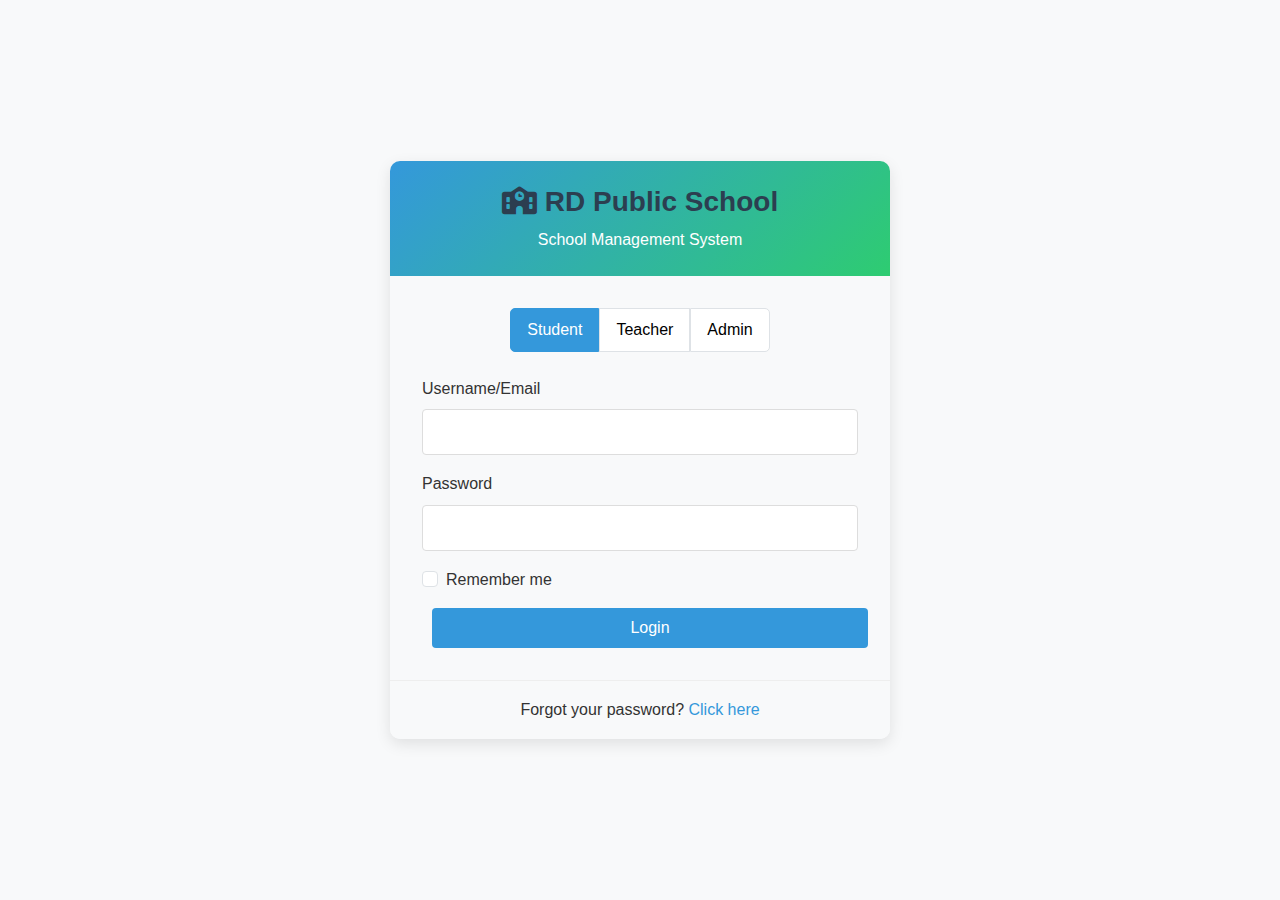
<file: frontend/auth/login.html>
<!DOCTYPE html>
<html lang="en">
<head>
    <meta charset="UTF-8">
    <meta name="viewport" content="width=device-width, initial-scale=1.0">
    <title>Login - School Management System</title>
    <!-- Bootstrap CSS -->
    <link href="https://cdn.jsdelivr.net/npm/bootstrap@5.3.0/dist/css/bootstrap.min.css" rel="stylesheet">
    <!-- Font Awesome -->
    <link rel="stylesheet" href="https://cdnjs.cloudflare.com/ajax/libs/font-awesome/6.4.0/css/all.min.css">
    <!-- Custom CSS -->
    <link href="../assets/css/styles.css" rel="stylesheet">
    <style>
        :root {
            --primary-color: #3498db;
            --secondary-color: #2ecc71;
            --dark-color: #2c3e50;
            --light-color: #ecf0f1;
        }
        
        body {
            background-color: #f8f9fa;
            font-family: 'Segoe UI', Tahoma, Geneva, Verdana, sans-serif;
            height: 100vh;
            display: flex;
            align-items: center;
        }
        
        .login-container {
            max-width: 500px;
            width: 100%;
            margin: 0 auto;
        }
        
        .login-card {
            border-radius: 10px;
            box-shadow: 0 5px 15px rgba(0,0,0,0.1);
            border: none;
            overflow: hidden;
        }
        
        .login-header {
            background: linear-gradient(135deg, var(--primary-color), var(--secondary-color));
            color: white;
            padding: 1.5rem;
            text-align: center;
        }
        
        .login-body {
            padding: 2rem;
        }
        
        .form-control:focus {
            border-color: var(--primary-color);
            box-shadow: 0 0 0 0.25rem rgba(52, 152, 219, 0.25);
        }
        
        .btn-primary {
            background-color: var(--primary-color);
            border-color: var(--primary-color);
            padding: 0.5rem 1.5rem;
        }
        
        .btn-primary:hover {
            background-color: #2980b9;
            border-color: #2980b9;
        }
        
        .login-footer {
            text-align: center;
            padding: 1rem;
            background-color: #f8f9fa;
            border-top: 1px solid #eee;
        }
        
        .role-selector {
            display: flex;
            justify-content: center;
            margin-bottom: 1.5rem;
        }
        
        .role-btn {
            border: 1px solid #dee2e6;
            background: white;
            padding: 0.5rem 1rem;
            cursor: pointer;
            transition: all 0.3s;
        }
        
        .role-btn:first-child {
            border-radius: 5px 0 0 5px;
        }
        
        .role-btn:last-child {
            border-radius: 0 5px 5px 0;
        }
        
        .role-btn.active {
            background-color: var(--primary-color);
            color: white;
            border-color: var(--primary-color);
        }
    </style>
</head>
<body>
    <div class="login-container">
        <div class="login-card">
            <div class="login-header">
                <h3><i class="fas fa-school me-2"></i>RD Public School</h3>
                <p class="mb-0">School Management System</p>
            </div>
            <div class="login-body">
                <div class="role-selector btn-group" id="roleSelector">
                    <button type="button" class="role-btn active" data-role="student">Student</button>
                    <button type="button" class="role-btn" data-role="teacher">Teacher</button>
                    <button type="button" class="role-btn" data-role="admin">Admin</button>
                </div>
                
                <form id="loginForm">
                    <div class="mb-3">
                        <label for="username" class="form-label">Username/Email</label>
                        <input type="text" class="form-control" id="username" required>
                    </div>
                    <div class="mb-3">
                        <label for="password" class="form-label">Password</label>
                        <input type="password" class="form-control" id="password" required>
                    </div>
                    <div class="mb-3 form-check">
                        <input type="checkbox" class="form-check-input" id="rememberMe">
                        <label class="form-check-label" for="rememberMe">Remember me</label>
                    </div>
                    <button type="submit" class="btn btn-primary w-100">Login</button>
                </form>
            </div>
            <div class="login-footer">
                <p class="mb-0">Forgot your password? <a href="forgot-password.html">Click here</a></p>
            </div>
        </div>
    </div>

    <!-- Bootstrap JS -->
    <script src="https://cdn.jsdelivr.net/npm/bootstrap@5.3.0/dist/js/bootstrap.bundle.min.js"></script>
    <!-- Custom JS -->
    <script src="../assets/js/auth.js"></script>
</body>
</html>
</file>
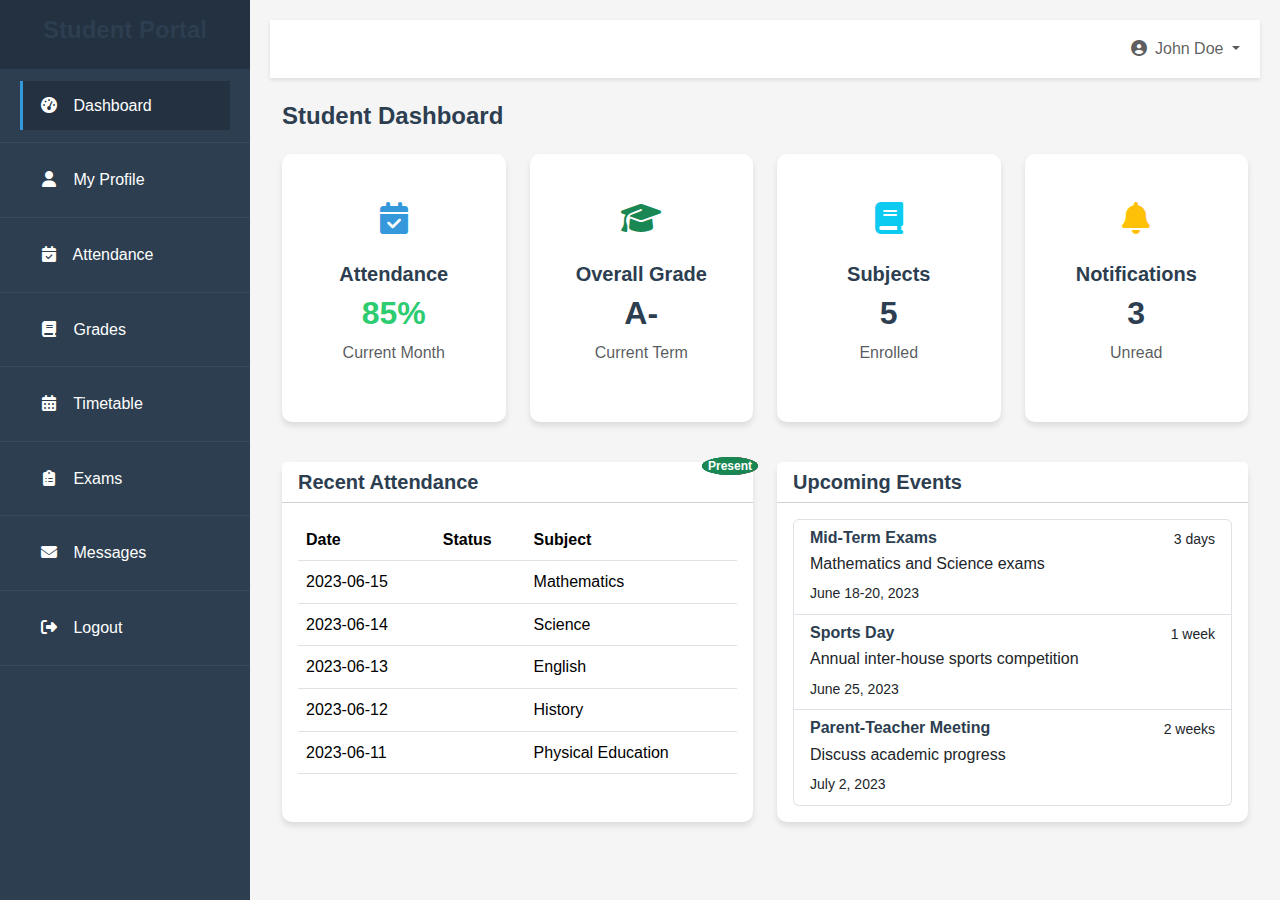
<file: frontend/student/dashboard.html>
<!DOCTYPE html>
<html lang="en">
<head>
    <meta charset="UTF-8">
    <meta name="viewport" content="width=device-width, initial-scale=1.0">
    <title>Student Dashboard</title>
    <!-- Bootstrap CSS -->
    <link href="https://cdn.jsdelivr.net/npm/bootstrap@5.3.0/dist/css/bootstrap.min.css" rel="stylesheet">
    <!-- Font Awesome -->
    <link rel="stylesheet" href="https://cdnjs.cloudflare.com/ajax/libs/font-awesome/6.4.0/css/all.min.css">
    <!-- Custom CSS -->
    <link href="../assets/css/styles.css" rel="stylesheet">
    <style>
        :root {
            --primary-color: #3498db;
            --secondary-color: #2ecc71;
            --dark-color: #2c3e50;
            --light-color: #ecf0f1;
        }
        
        body {
            font-family: 'Segoe UI', Tahoma, Geneva, Verdana, sans-serif;
            background-color: #f5f5f5;
        }
        
        .sidebar {
            background-color: var(--dark-color);
            color: white;
            height: 100vh;
            position: fixed;
            width: 250px;
            transition: all 0.3s;
        }
        
        .sidebar-header {
            padding: 1rem;
            background-color: rgba(0,0,0,0.2);
        }
        
        .sidebar-menu {
            padding: 0;
            list-style: none;
        }
        
        .sidebar-menu li a {
            color: white;
            padding: 0.75rem 1rem;
            display: block;
            text-decoration: none;
            transition: all 0.3s;
            border-left: 3px solid transparent;
        }
        
        .sidebar-menu li a:hover, 
        .sidebar-menu li a.active {
            background-color: rgba(0,0,0,0.2);
            border-left: 3px solid var(--primary-color);
        }
        
        .sidebar-menu li a i {
            margin-right: 10px;
            width: 20px;
            text-align: center;
        }
        
        .main-content {
            margin-left: 250px;
            padding: 20px;
            transition: all 0.3s;
        }
        
        .dashboard-card {
            border-radius: 10px;
            box-shadow: 0 4px 6px rgba(0,0,0,0.1);
            transition: all 0.3s;
            border: none;
            height: 100%;
        }
        
        .dashboard-card:hover {
            transform: translateY(-5px);
            box-shadow: 0 10px 15px rgba(0,0,0,0.1);
        }
        
        .card-icon {
            font-size: 2rem;
            margin-bottom: 1rem;
        }
        
        .attendance-present {
            color: var(--secondary-color);
        }
        
        .attendance-absent {
            color: #e74c3c;
        }
        
        .navbar {
            box-shadow: 0 2px 4px rgba(0,0,0,0.1);
        }
        
        @media (max-width: 768px) {
            .sidebar {
                margin-left: -250px;
            }
            
            .sidebar.active {
                margin-left: 0;
            }
            
            .main-content {
                margin-left: 0;
            }
            
            .main-content.active {
                margin-left: 250px;
            }
        }
    </style>
</head>
<body>
    <div class="wrapper">
        <!-- Sidebar -->
        <nav class="sidebar">
            <div class="sidebar-header">
                <h4>Student Portal</h4>
            </div>
            <ul class="sidebar-menu">
                <li><a href="dashboard.html" class="active"><i class="fas fa-tachometer-alt"></i> Dashboard</a></li>
                <li><a href="profile.html"><i class="fas fa-user"></i> My Profile</a></li>
                <li><a href="attendance.html"><i class="fas fa-calendar-check"></i> Attendance</a></li>
                <li><a href="grades.html"><i class="fas fa-book"></i> Grades</a></li>
                <li><a href="timetable.html"><i class="fas fa-calendar-alt"></i> Timetable</a></li>
                <li><a href="exams.html"><i class="fas fa-clipboard-list"></i> Exams</a></li>
                <li><a href="messages.html"><i class="fas fa-envelope"></i> Messages</a></li>
                <li><a href="../auth/login.html"><i class="fas fa-sign-out-alt"></i> Logout</a></li>
            </ul>
        </nav>

        <!-- Main Content -->
        <div class="main-content">
            <!-- Top Navbar -->
            <nav class="navbar navbar-expand-lg navbar-light bg-white mb-4">
                <div class="container-fluid">
                    <button class="btn btn-sm d-md-none" id="sidebarToggle">
                        <i class="fas fa-bars"></i>
                    </button>
                    <div class="navbar-nav ms-auto">
                        <div class="nav-item dropdown">
                            <a class="nav-link dropdown-toggle" href="#" id="navbarDropdown" role="button" data-bs-toggle="dropdown">
                                <i class="fas fa-user-circle me-1"></i> John Doe
                            </a>
                            <ul class="dropdown-menu dropdown-menu-end">
                                <li><a class="dropdown-item" href="profile.html"><i class="fas fa-user me-2"></i>Profile</a></li>
                                <li><a class="dropdown-item" href="#"><i class="fas fa-cog me-2"></i>Settings</a></li>
                                <li><hr class="dropdown-divider"></li>
                                <li><a class="dropdown-item" href="../auth/login.html"><i class="fas fa-sign-out-alt me-2"></i>Logout</a></li>
                            </ul>
                        </div>
                    </div>
                </div>
            </nav>

            <!-- Dashboard Content -->
            <div class="container-fluid">
                <h4 class="mb-4">Student Dashboard</h4>
                
                <div class="row mb-4">
                    <div class="col-md-3 mb-3">
                        <div class="card dashboard-card text-center p-4">
                            <div class="card-body">
                                <div class="card-icon text-primary">
                                    <i class="fas fa-calendar-check"></i>
                                </div>
                                <h5>Attendance</h5>
                                <h2 class="attendance-present">85%</h2>
                                <p class="text-muted">Current Month</p>
                            </div>
                        </div>
                    </div>
                    
                    <div class="col-md-3 mb-3">
                        <div class="card dashboard-card text-center p-4">
                            <div class="card-body">
                                <div class="card-icon text-success">
                                    <i class="fas fa-graduation-cap"></i>
                                </div>
                                <h5>Overall Grade</h5>
                                <h2>A-</h2>
                                <p class="text-muted">Current Term</p>
                            </div>
                        </div>
                    </div>
                    
                    <div class="col-md-3 mb-3">
                        <div class="card dashboard-card text-center p-4">
                            <div class="card-body">
                                <div class="card-icon text-info">
                                    <i class="fas fa-book"></i>
                                </div>
                                <h5>Subjects</h5>
                                <h2>5</h2>
                                <p class="text-muted">Enrolled</p>
                            </div>
                        </div>
                    </div>
                    
                    <div class="col-md-3 mb-3">
                        <div class="card dashboard-card text-center p-4">
                            <div class="card-body">
                                <div class="card-icon text-warning">
                                    <i class="fas fa-bell"></i>
                                </div>
                                <h5>Notifications</h5>
                                <h2>3</h2>
                                <p class="text-muted">Unread</p>
                            </div>
                        </div>
                    </div>
                </div>
                
                <div class="row">
                    <div class="col-md-6 mb-4">
                        <div class="card dashboard-card">
                            <div class="card-header bg-white">
                                <h5 class="mb-0">Recent Attendance</h5>
                            </div>
                            <div class="card-body">
                                <div class="table-responsive">
                                    <table class="table table-hover">
                                        <thead>
                                            <tr>
                                                <th>Date</th>
                                                <th>Status</th>
                                                <th>Subject</th>
                                            </tr>
                                        </thead>
                                        <tbody>
                                            <tr>
                                                <td>2023-06-15</td>
                                                <td><span class="badge bg-success">Present</span></td>
                                                <td>Mathematics</td>
                                            </tr>
                                            <tr>
                                                <td>2023-06-14</td>
                                                <td><span class="badge bg-success">Present</span></td>
                                                <td>Science</td>
                                            </tr>
                                            <tr>
                                                <td>2023-06-13</td>
                                                <td><span class="badge bg-danger">Absent</span></td>
                                                <td>English</td>
                                            </tr>
                                            <tr>
                                                <td>2023-06-12</td>
                                                <td><span class="badge bg-success">Present</span></td>
                                                <td>History</td>
                                            </tr>
                                            <tr>
                                                <td>2023-06-11</td>
                                                <td><span class="badge bg-success">Present</span></td>
                                                <td>Physical Education</td>
                                            </tr>
                                        </tbody>
                                    </table>
                                </div>
                            </div>
                        </div>
                    </div>
                    
                    <div class="col-md-6 mb-4">
                        <div class="card dashboard-card">
                            <div class="card-header bg-white">
                                <h5 class="mb-0">Upcoming Events</h5>
                            </div>
                            <div class="card-body">
                                <div class="list-group">
                                    <a href="#" class="list-group-item list-group-item-action">
                                        <div class="d-flex w-100 justify-content-between">
                                            <h6 class="mb-1">Mid-Term Exams</h6>
                                            <small>3 days</small>
                                        </div>
                                        <p class="mb-1">Mathematics and Science exams</p>
                                        <small>June 18-20, 2023</small>
                                    </a>
                                    <a href="#" class="list-group-item list-group-item-action">
                                        <div class="d-flex w-100 justify-content-between">
                                            <h6 class="mb-1">Sports Day</h6>
                                            <small>1 week</small>
                                        </div>
                                        <p class="mb-1">Annual inter-house sports competition</p>
                                        <small>June 25, 2023</small>
                                    </a>
                                    <a href="#" class="list-group-item list-group-item-action">
                                        <div class="d-flex w-100 justify-content-between">
                                            <h6 class="mb-1">Parent-Teacher Meeting</h6>
                                            <small>2 weeks</small>
                                        </div>
                                        <p class="mb-1">Discuss academic progress</p>
                                        <small>July 2, 2023</small>
                                    </a>
                                </div>
                            </div>
                        </div>
                    </div>
                </div>
            </div>
        </div>
    </div>

    <!-- Bootstrap JS -->
    <script src="https://cdn.jsdelivr.net/npm/bootstrap@5.3.0/dist/js/bootstrap.bundle.min.js"></script>
    <!-- Custom JS -->
    <script src="../assets/js/student.js"></script>
    <script>
        // Toggle sidebar on mobile
        document.getElementById('sidebarToggle').addEventListener('click', function() {
            document.querySelector('.sidebar').classList.toggle('active');
            document.querySelector('.main-content').classList.toggle('active');
        });
    </script>
</body>
</html>
</file>
<file: frontend/assets/css/styles.css>
/* General Styles */
body {
    font-family: 'Segoe UI', Tahoma, Geneva, Verdana, sans-serif;
    margin: 0;
    padding: 0;
    background-color: #f5f5f5;
    color: #333;
}

.dashboard-container {
    display: flex;
    min-height: 100vh;
}

/* Sidebar Styles */
.sidebar {
    width: 250px;
    background-color: #2c3e50;
    color: white;
    transition: all 0.3s;
}

.sidebar-header {
    padding: 20px;
    background-color: #1a252f;
    text-align: center;
}

.sidebar-menu {
    list-style: none;
    padding: 0;
    margin: 0;
}

.sidebar-menu li {
    padding: 12px 20px;
    border-bottom: 1px solid #34495e;
    transition: all 0.3s;
}

.sidebar-menu li:hover {
    background-color: #34495e;
}

.sidebar-menu li.active {
    background-color: #3498db;
}

.sidebar-menu a {
    color: white;
    text-decoration: none;
    display: flex;
    align-items: center;
}

.sidebar-menu i {
    margin-right: 10px;
    width: 20px;
    text-align: center;
}

/* Main Content Styles */
.main-content {
    flex: 1;
    display: flex;
    flex-direction: column;
}

.main-header {
    background-color: white;
    padding: 15px 25px;
    display: flex;
    justify-content: space-between;
    align-items: center;
    box-shadow: 0 2px 5px rgba(0,0,0,0.1);
}

.header-right {
    display: flex;
    align-items: center;
}

.notification {
    position: relative;
    margin-right: 20px;
    cursor: pointer;
}

.badge {
    position: absolute;
    top: -5px;
    right: -5px;
    background-color: #e74c3c;
    color: white;
    border-radius: 50%;
    padding: 3px 6px;
    font-size: 12px;
}

.user-profile img {
    width: 40px;
    height: 40px;
    border-radius: 50%;
    object-fit: cover;
}

.content {
    padding: 20px;
    flex: 1;
}

/* Stats Cards */
.stats-container {
    display: grid;
    grid-template-columns: repeat(auto-fit, minmax(200px, 1fr));
    gap: 20px;
    margin-bottom: 30px;
}

.stat-card {
    background-color: white;
    border-radius: 8px;
    padding: 20px;
    display: flex;
    align-items: center;
    box-shadow: 0 2px 5px rgba(0,0,0,0.1);
}

.stat-icon {
    width: 50px;
    height: 50px;
    border-radius: 50%;
    display: flex;
    align-items: center;
    justify-content: center;
    margin-right: 15px;
    color: white;
    font-size: 20px;
}

.bg-primary { background-color: #3498db; }
.bg-success { background-color: #2ecc71; }
.bg-warning { background-color: #f39c12; }
.bg-danger { background-color: #e74c3c; }

.stat-info h3 {
    margin: 0;
    font-size: 14px;
    color: #7f8c8d;
}

.stat-info p {
    margin: 5px 0 0;
    font-size: 24px;
    font-weight: bold;
}

/* Dashboard Sections */
.dashboard-sections {
    display: grid;
    grid-template-columns: 1fr 1fr;
    gap: 20px;
}

.section {
    background-color: white;
    border-radius: 8px;
    padding: 20px;
    box-shadow: 0 2px 5px rgba(0,0,0,0.1);
}

.section h3 {
    margin-top: 0;
    padding-bottom: 10px;
    border-bottom: 1px solid #ecf0f1;
}

.class-list, .announcement-list {
    margin-top: 15px;
}

.class-item {
    display: flex;
    padding: 10px 0;
    border-bottom: 1px solid #ecf0f1;
}

.class-item:last-child {
    border-bottom: none;
}

.class-time {
    width: 80px;
    color: #7f8c8d;
    font-weight: bold;
}

.class-details h4 {
    margin: 0;
    font-size: 16px;
}

.class-details p {
    margin: 5px 0 0;
    color: #7f8c8d;
    font-size: 14px;
}

.announcement-item {
    padding: 10px 0;
    border-bottom: 1px solid #ecf0f1;
}

.announcement-item:last-child {
    border-bottom: none;
}

.announcement-item h4 {
    margin: 0;
    font-size: 16px;
}

.announcement-item p {
    margin: 5px 0;
    color: #7f8c8d;
}

.announcement-date {
    font-size: 12px;
    color: #bdc3c7;
}

/* Profile Page Styles */
.profile-container {
    background-color: white;
    border-radius: 8px;
    box-shadow: 0 2px 5px rgba(0,0,0,0.1);
    overflow: hidden;
}

.profile-header {
    display: flex;
    padding: 30px;
    background: linear-gradient(135deg, #3498db, #2c3e50);
    color: white;
}

.profile-image {
    position: relative;
    margin-right: 30px;
}

.profile-image img {
    width: 150px;
    height: 150px;
    border-radius: 50%;
    object-fit: cover;
    border: 5px solid rgba(255,255,255,0.2);
}

.edit-btn {
    position: absolute;
    bottom: 10px;
    left: 50%;
    transform: translateX(-50%);
    background-color: rgba(0,0,0,0.5);
    color: white;
    border: none;
    padding: 5px 10px;
    border-radius: 4px;
    cursor: pointer;
    font-size: 12px;
}

.profile-info h2 {
    margin: 0;
    font-size: 28px;
}

.profile-info p {
    margin: 5px 0 15px;
    opacity: 0.8;
}

.profile-stats {
    display: flex;
    gap: 20px;
}

.profile-stats div {
    text-align: center;
}

.profile-stats span {
    display: block;
    font-size: 24px;
    font-weight: bold;
}

.detail-section {
    padding: 25px;
    border-bottom: 1px solid #ecf0f1;
}

.detail-section:last-child {
    border-bottom: none;
}

.detail-section h3 {
    margin-top: 0;
    color: #2c3e50;
}

.detail-grid {
    display: grid;
    grid-template-columns: repeat(auto-fill, minmax(250px, 1fr));
    gap: 20px;
    margin-top: 15px;
}

.detail-item label {
    display: block;
    font-weight: bold;
    margin-bottom: 5px;
    color: #7f8c8d;
}

.detail-item p {
    margin: 0;
    padding: 8px 12px;
    background-color: #f8f9fa;
    border-radius: 4px;
}

.profile-actions {
    padding: 20px;
    text-align: right;
    background-color: #f8f9fa;
}

.btn {
    padding: 10px 20px;
    border: none;
    border-radius: 4px;
    cursor: pointer;
    font-weight: bold;
    margin-left: 10px;
}

.btn-primary {
    background-color: #3498db;
    color: white;
}

.btn-secondary {
    background-color: #95a5a6;
    color: white;
}

/* Responsive Styles */
@media (max-width: 992px) {
    .dashboard-sections {
        grid-template-columns: 1fr;
    }
    
    .profile-header {
        flex-direction: column;
        align-items: center;
        text-align: center;
    }
    
    .profile-image {
        margin-right: 0;
        margin-bottom: 20px;
    }
    
    .profile-stats {
        justify-content: center;
    }
}

@media (max-width: 768px) {
    .sidebar {
        width: 70px;
        overflow: hidden;
    }
    
    .sidebar-header h2, .sidebar-menu li a span {
        display: none;
    }
    
    .sidebar-menu li {
        text-align: center;
        padding: 15px 0;
    }
    
    .sidebar-menu i {
        margin-right: 0;
        font-size: 20px;
    }
}

@media (max-width: 576px) {
    .stats-container {
        grid-template-columns: 1fr;
    }
    
    .profile-stats {
        flex-direction: column;
        gap: 10px;
    }
    
    .profile-actions {
        text-align: center;
    }
    
    .btn {
        display: block;
        width: 100%;
        margin: 10px 0;
    }
}

/* styles.css - Base Styles */

/* General Styles */
body {
  font-family: 'Segoe UI', Tahoma, Geneva, Verdana, sans-serif;
  color: #333;
  line-height: 1.6;
  background-color: #f5f7fa;
}

h1, h2, h3, h4, h5, h6 {
  font-weight: 600;
  color: var(--dark-color);
}

a {
  text-decoration: none;
  color: var(--primary-color);
  transition: all 0.3s;
}

a:hover {
  color: #2980b9;
}

.btn {
  padding: 8px 20px;
  border-radius: 4px;
  font-weight: 500;
  transition: all 0.3s;
}

.btn-primary {
  background-color: var(--primary-color);
  border-color: var(--primary-color);
}

.btn-primary:hover {
  background-color: #2980b9;
  border-color: #2980b9;
}

/* Utility Classes */
.text-primary {
  color: var(--primary-color) !important;
}

.text-secondary {
  color: var(--secondary-color) !important;
}

.bg-primary {
  background-color: var(--primary-color) !important;
}

.bg-secondary {
  background-color: var(--secondary-color) !important;
}

.mt-0 { margin-top: 0 !important; }
.mb-0 { margin-bottom: 0 !important; }
.mb-1 { margin-bottom: 0.25rem !important; }
.mb-2 { margin-bottom: 0.5rem !important; }
.mb-3 { margin-bottom: 1rem !important; }
.mb-4 { margin-bottom: 1.5rem !important; }
.mb-5 { margin-bottom: 3rem !important; }

/* Form Styles */
.form-control {
  border-radius: 4px;
  border: 1px solid #ddd;
  padding: 10px 15px;
  transition: all 0.3s;
}

.form-control:focus {
  border-color: var(--primary-color);
  box-shadow: 0 0 0 0.2rem rgba(52, 152, 219, 0.25);
}

/* Alert Styles */
.alert {
  padding: 12px 20px;
  border-radius: 4px;
  margin-bottom: 20px;
}

.alert-success {
  background-color: #d4edda;
  color: #155724;
  border-color: #c3e6cb;
}

.alert-danger {
  background-color: #f8d7da;
  color: #721c24;
  border-color: #f5c6cb;
}

/* Animation Classes */
.fade-in {
  animation: fadeIn 0.3s ease-in-out;
}

@keyframes fadeIn {
  from { opacity: 0; }
  to { opacity: 1; }
}
</file>
